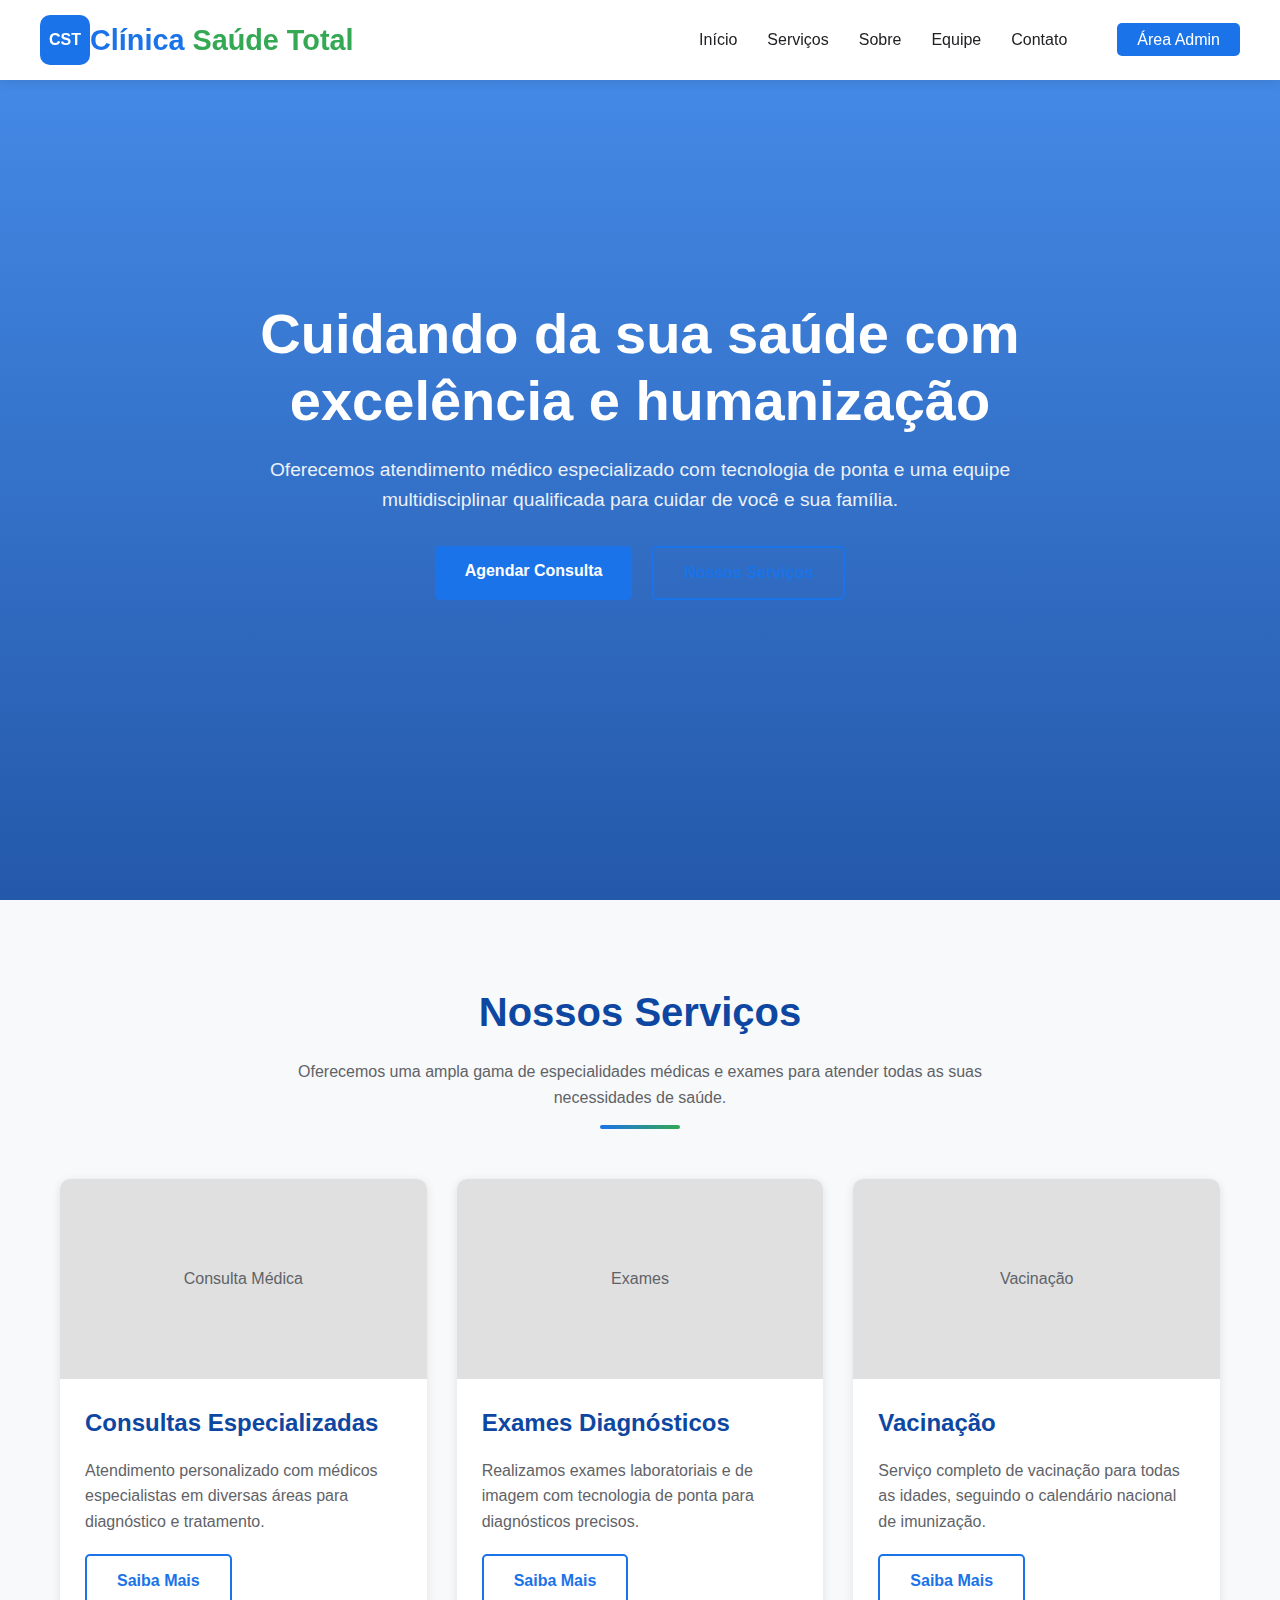
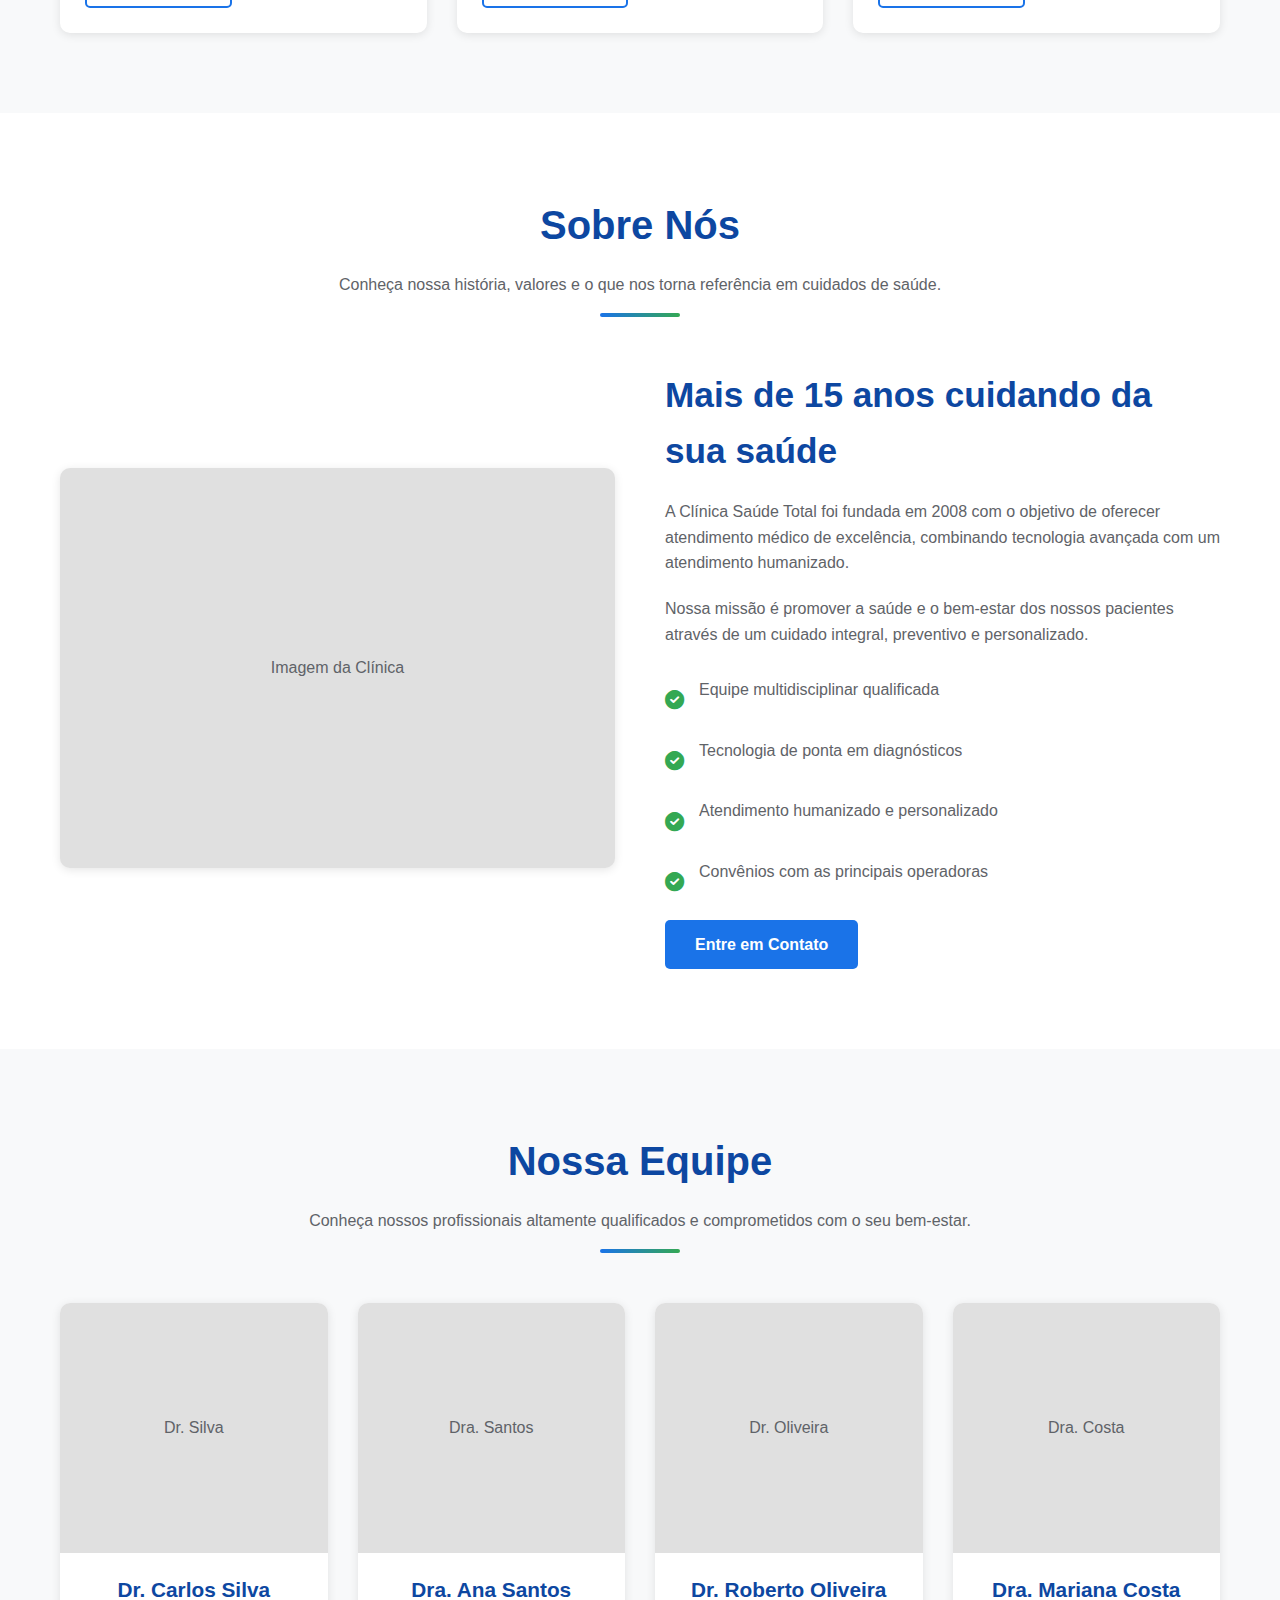
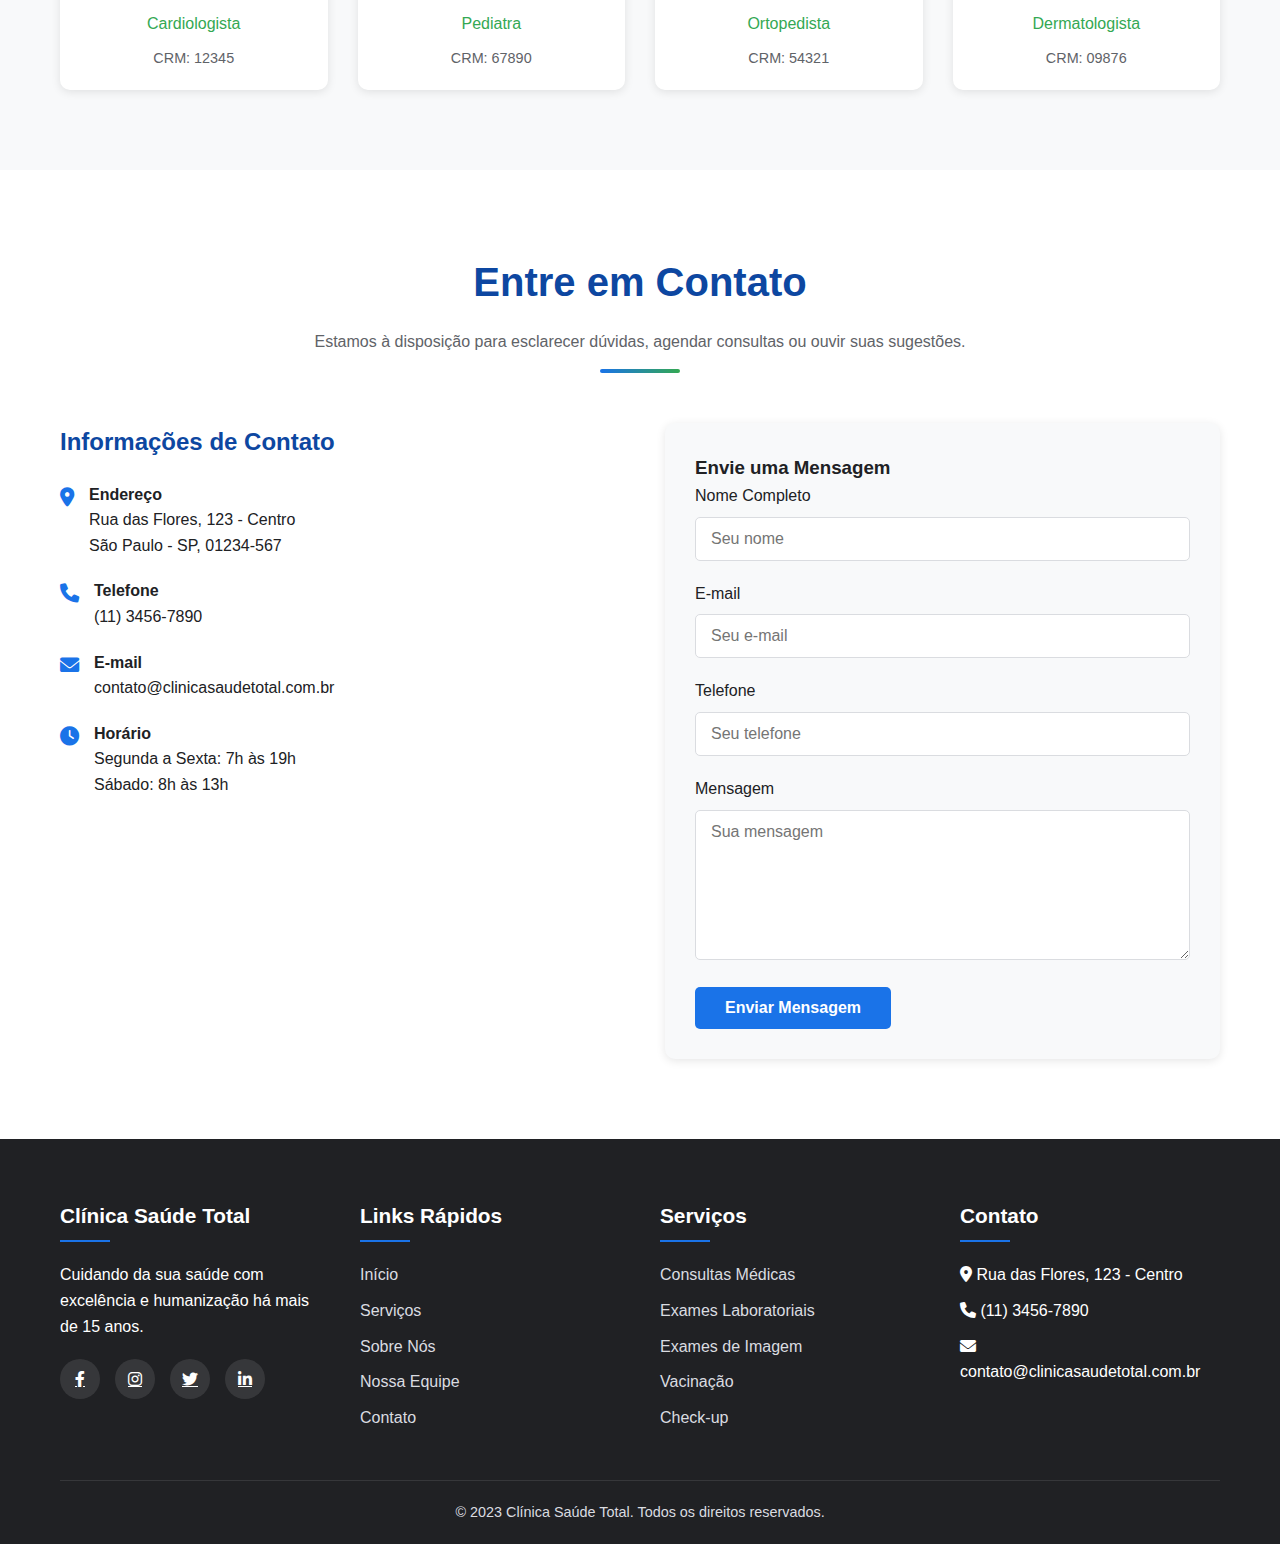
<file: landpage.html>
<!DOCTYPE html>
<html lang="pt-BR">
<head>
    <meta charset="UTF-8">
    <meta name="viewport" content="width=device-width, initial-scale=1.0">
    <title>Clínica Saúde Total</title>
    <link rel="stylesheet" href="https://cdnjs.cloudflare.com/ajax/libs/font-awesome/6.0.0-beta3/css/all.min.css">
    <link rel="stylesheet" href="style.css">
    <script src="script.js"></script>
</head>

<body>
    <header>
        <div class="container header-container">
            <div class="logo">
                <div style="width: 50px; height: 50px; background: var(--primary); border-radius: 10px; display: flex; align-items: center; justify-content: center; color: white; font-weight: bold;">CST</div>
                <h1>Clínica <span>Saúde Total</span></h1>
            </div>
            <div class="mobile-menu"><i class="fas fa-bars"></i></div>
            <nav>
                <ul>
                    <li><a href="#home">Início</a></li>
                    <li><a href="#services">Serviços</a></li>
                    <li><a href="#about">Sobre</a></li>
                    <li><a href="#team">Equipe</a></li>
                    <li><a href="#contact">Contato</a></li>
                    <li><a href="login.html" class="login-btn">Área Admin</a></li>
                </ul>
            </nav>
        </div>
    </header>

    <section class="hero" id="home">
        <div class="container hero-content">
            <h2>Cuidando da sua saúde com excelência e humanização</h2>
            <p>Oferecemos atendimento médico especializado com tecnologia de ponta e uma equipe multidisciplinar qualificada para cuidar de você e sua família.</p>
            <div class="hero-btns">
                <a href="#contact" class="btn">Agendar Consulta</a>
                <a href="#services" class="btn btn-secondary">Nossos Serviços</a>
            </div>
        </div>
    </section>

    <section id="services">
        <div class="container">
            <div class="section-title">
                <h2>Nossos Serviços</h2>
                <p>Oferecemos uma ampla gama de especialidades médicas e exames para atender todas as suas necessidades de saúde.</p>
            </div>
            <div class="services-grid">
                <div class="service-card">
                    <div class="service-img">Consulta Médica</div>
                    <div class="service-content">
                        <h3>Consultas Especializadas</h3>
                        <p>Atendimento personalizado com médicos especialistas em diversas áreas para diagnóstico e tratamento.</p>
                        <a href="#" class="btn btn-secondary">Saiba Mais</a>
                    </div>
                </div>
                <div class="service-card">
                    <div class="service-img">Exames</div>
                    <div class="service-content">
                        <h3>Exames Diagnósticos</h3>
                        <p>Realizamos exames laboratoriais e de imagem com tecnologia de ponta para diagnósticos precisos.</p>
                        <a href="#" class="btn btn-secondary">Saiba Mais</a>
                    </div>
                </div>
                <div class="service-card">
                    <div class="service-img">Vacinação</div>
                    <div class="service-content">
                        <h3>Vacinação</h3>
                        <p>Serviço completo de vacinação para todas as idades, seguindo o calendário nacional de imunização.</p>
                        <a href="#" class="btn btn-secondary">Saiba Mais</a>
                    </div>
                </div>
            </div>
        </div>
    </section>

    <section class="about" id="about">
        <div class="container">
            <div class="section-title">
                <h2>Sobre Nós</h2>
                <p>Conheça nossa história, valores e o que nos torna referência em cuidados de saúde.</p>
            </div>
            <div class="about-content">
                <div class="about-img">Imagem da Clínica</div>
                <div class="about-text">
                    <h2>Mais de 15 anos cuidando da sua saúde</h2>
                    <p>A Clínica Saúde Total foi fundada em 2008 com o objetivo de oferecer atendimento médico de excelência, combinando tecnologia avançada com um atendimento humanizado.</p>
                    <p>Nossa missão é promover a saúde e o bem-estar dos nossos pacientes através de um cuidado integral, preventivo e personalizado.</p>
                    <div class="features">
                        <div class="feature"><i class="fas fa-check-circle"></i><p>Equipe multidisciplinar qualificada</p></div>
                        <div class="feature"><i class="fas fa-check-circle"></i><p>Tecnologia de ponta em diagnósticos</p></div>
                        <div class="feature"><i class="fas fa-check-circle"></i><p>Atendimento humanizado e personalizado</p></div>
                        <div class="feature"><i class="fas fa-check-circle"></i><p>Convênios com as principais operadoras</p></div>
                    </div>
                    <a href="#contact" class="btn">Entre em Contato</a>
                </div>
            </div>
        </div>
    </section>

    <section id="team">
        <div class="container">
            <div class="section-title">
                <h2>Nossa Equipe</h2>
                <p>Conheça nossos profissionais altamente qualificados e comprometidos com o seu bem-estar.</p>
            </div>
            <div class="team-grid">
                <div class="team-member">
                    <div class="member-img">Dr. Silva</div>
                    <div class="member-info">
                        <h3>Dr. Carlos Silva</h3>
                        <p>Cardiologista</p>
                        <div class="specialty">CRM: 12345</div>
                    </div>
                </div>
                <div class="team-member">
                    <div class="member-img">Dra. Santos</div>
                    <div class="member-info">
                        <h3>Dra. Ana Santos</h3>
                        <p>Pediatra</p>
                        <div class="specialty">CRM: 67890</div>
                    </div>
                </div>
                <div class="team-member">
                    <div class="member-img">Dr. Oliveira</div>
                    <div class="member-info">
                        <h3>Dr. Roberto Oliveira</h3>
                        <p>Ortopedista</p>
                        <div class="specialty">CRM: 54321</div>
                    </div>
                </div>
                <div class="team-member">
                    <div class="member-img">Dra. Costa</div>
                    <div class="member-info">
                        <h3>Dra. Mariana Costa</h3>
                        <p>Dermatologista</p>
                        <div class="specialty">CRM: 09876</div>
                    </div>
                </div>
            </div>
        </div>
    </section>

    <section class="contact" id="contact">
        <div class="container">
            <div class="section-title">
                <h2>Entre em Contato</h2>
                <p>Estamos à disposição para esclarecer dúvidas, agendar consultas ou ouvir suas sugestões.</p>
            </div>
            <div class="contact-container">
                <div class="contact-info">
                    <h3>Informações de Contato</h3>
                    <div class="contact-item">
                        <i class="fas fa-map-marker-alt"></i>
                        <div><h4>Endereço</h4><p>Rua das Flores, 123 - Centro<br>São Paulo - SP, 01234-567</p></div>
                    </div>
                    <div class="contact-item">
                        <i class="fas fa-phone"></i>
                        <div><h4>Telefone</h4><p>(11) 3456-7890</p></div>
                    </div>
                    <div class="contact-item">
                        <i class="fas fa-envelope"></i>
                        <div><h4>E-mail</h4><p>contato@clinicasaudetotal.com.br</p></div>
                    </div>
                    <div class="contact-item">
                        <i class="fas fa-clock"></i>
                        <div><h4>Horário</h4><p>Segunda a Sexta: 7h às 19h<br>Sábado: 8h às 13h</p></div>
                    </div>
                </div>
                <div class="contact-form">
                    <h3>Envie uma Mensagem</h3>
                    <form>
                        <div class="form-group"><label for="name">Nome Completo</label><input type="text" id="name" class="form-control" placeholder="Seu nome"></div>
                        <div class="form-group"><label for="email">E-mail</label><input type="email" id="email" class="form-control" placeholder="Seu e-mail"></div>
                        <div class="form-group"><label for="phone">Telefone</label><input type="tel" id="phone" class="form-control" placeholder="Seu telefone"></div>
                        <div class="form-group"><label for="message">Mensagem</label><textarea id="message" class="form-control" placeholder="Sua mensagem"></textarea></div>
                        <button type="submit" class="btn">Enviar Mensagem</button>
                    </form>
                </div>
            </div>
        </div>
    </section>

    <footer>
        <div class="container">
            <div class="footer-content">
                <div class="footer-col">
                    <h3>Clínica Saúde Total</h3>
                    <p>Cuidando da sua saúde com excelência e humanização há mais de 15 anos.</p>
                    <div class="social-links">
                        <a href="#"><i class="fab fa-facebook-f"></i></a><a href="#"><i class="fab fa-instagram"></i></a>
                        <a href="#"><i class="fab fa-twitter"></i></a><a href="#"><i class="fab fa-linkedin-in"></i></a>
                    </div>
                </div>
                <div class="footer-col">
                    <h3>Links Rápidos</h3>
                    <ul>
                        <li><a href="#home">Início</a></li><li><a href="#services">Serviços</a></li>
                        <li><a href="#about">Sobre Nós</a></li><li><a href="#team">Nossa Equipe</a></li>
                        <li><a href="#contact">Contato</a></li>
                    </ul>
                </div>
                <div class="footer-col">
                    <h3>Serviços</h3>
                    <ul>
                        <li><a href="#">Consultas Médicas</a></li><li><a href="#">Exames Laboratoriais</a></li>
                        <li><a href="#">Exames de Imagem</a></li><li><a href="#">Vacinação</a></li>
                        <li><a href="#">Check-up</a></li>
                    </ul>
                </div>
                <div class="footer-col">
                    <h3>Contato</h3>
                    <ul>
                        <li><i class="fas fa-map-marker-alt"></i> Rua das Flores, 123 - Centro</li>
                        <li><i class="fas fa-phone"></i> (11) 3456-7890</li>
                        <li><i class="fas fa-envelope"></i> contato@clinicasaudetotal.com.br</li>
                    </ul>
                </div>
            </div>
            <div class="copyright"><p>&copy; 2023 Clínica Saúde Total. Todos os direitos reservados.</p></div>
        </div>
    </footer>

    <script>
        document.querySelector('.mobile-menu').addEventListener('click', function() {
            document.querySelector('nav').classList.toggle('active');
        });
    </script>
</body>
</html>
</file>
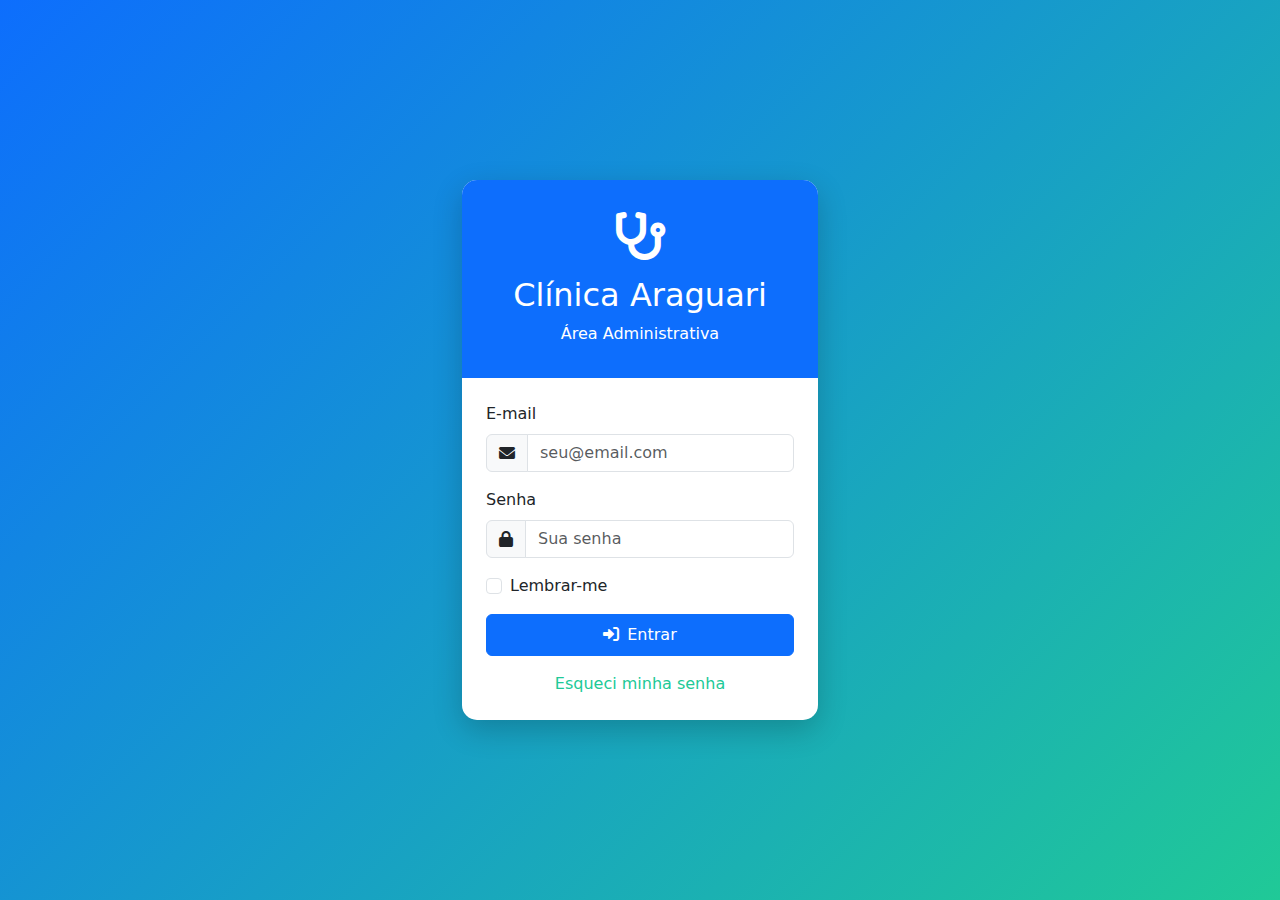
<file: login.html>
<!DOCTYPE html>
<html lang="pt-br">
<head>
    <meta charset="UTF-8">
    <meta name="viewport" content="width=device-width, initial-scale=1.0">
    <title>Login - Clínica Araguari</title>
    <link href="https://cdn.jsdelivr.net/npm/bootstrap@5.3.0/dist/css/bootstrap.min.css" rel="stylesheet">
    <link href="https://cdnjs.cloudflare.com/ajax/libs/font-awesome/6.0.0/css/all.min.css" rel="stylesheet">
    <style>
        :root {
            --primary-blue: #0d6efd;
            --teal: #20c997;
        }
        
        .bg-primary { background-color: var(--primary-blue) !important; }
        .btn-primary { 
            background-color: var(--primary-blue); 
            border-color: var(--primary-blue); 
        }
        .btn-success { 
            background-color: var(--teal); 
            border-color: var(--teal); 
        }
        .text-teal { color: var(--teal); }
        
        .login-container {
            min-height: 100vh;
            background: linear-gradient(135deg, var(--primary-blue) 0%, var(--teal) 100%);
            display: flex;
            align-items: center;
            justify-content: center;
        }
        
        .login-card {
            border: none;
            border-radius: 15px;
            box-shadow: 0 10px 30px rgba(0,0,0,0.2);
            background: white;
        }
        
        .login-header {
            background: var(--primary-blue);
            color: white;
            border-radius: 15px 15px 0 0;
            padding: 2rem;
            text-align: center;
        }
        
        .form-control:focus {
            border-color: var(--teal);
            box-shadow: 0 0 0 0.2rem rgba(32, 201, 151, 0.25);
        }
    </style>
</head>
<body>
    <div class="login-container">
        <div class="container">
            <div class="row justify-content-center">
                <div class="col-md-6 col-lg-4">
                    <div class="login-card">
                        <div class="login-header">
                            <i class="fas fa-stethoscope fa-3x mb-3"></i>
                            <h2>Clínica Araguari</h2>
                            <p class="mb-0">Área Administrativa</p>
                        </div>
                        
                        <div class="card-body p-4">
                            <form id="loginForm">
                                <div class="mb-3">
                                    <label for="email" class="form-label">E-mail</label>
                                    <div class="input-group">
                                        <span class="input-group-text">
                                            <i class="fas fa-envelope"></i>
                                        </span>
                                        <input type="email" class="form-control" id="email" placeholder="seu@email.com" required>
                                    </div>
                                </div>
                                
                                <div class="mb-3">
                                    <label for="password" class="form-label">Senha</label>
                                    <div class="input-group">
                                        <span class="input-group-text">
                                            <i class="fas fa-lock"></i>
                                        </span>
                                        <input type="password" class="form-control" id="password" placeholder="Sua senha" required>
                                    </div>
                                </div>
                                
                                <div class="mb-3 form-check">
                                    <input type="checkbox" class="form-check-input" id="remember">
                                    <label class="form-check-label" for="remember">Lembrar-me</label>
                                </div>
                                
                                <button type="submit" class="btn btn-primary w-100 py-2">
                                    <i class="fas fa-sign-in-alt me-2"></i>Entrar
                                </button>
                                
                                <div class="text-center mt-3">
                                    <a href="#" class="text-decoration-none text-teal">Esqueci minha senha</a>
                                </div>
                            </form>
                        </div>
                    </div>
                </div>
            </div>
        </div>
    </div>

    <script src="https://cdn.jsdelivr.net/npm/bootstrap@5.3.0/dist/js/bootstrap.bundle.min.js"></script>
    <script>
        document.getElementById('loginForm').addEventListener('submit', function(e) {
            e.preventDefault();
            
            const button = this.querySelector('button');
            const originalText = button.innerHTML;
            button.innerHTML = '<i class="fas fa-spinner fa-spin me-2"></i>Entrando...';
            button.disabled = true;
            
            setTimeout(function() {
                window.location.href = 'admin.html';
            }, 1500);
        });
    </script>
</body>
</html>
</file>
<file: style.css>
* { margin: 0; padding: 0; box-sizing: border-box; font-family: 'Segoe UI', Tahoma, Geneva, Verdana, sans-serif; }
:root {
--primary: #1a73e8; --primary-dark: #0d47a1; --secondary: #34a853; --accent: #fbbc05;
--light: #f8f9fa; --dark: #202124; --gray: #5f6368; --light-gray: #dadce0; --white: #ffffff;
--shadow: 0 2px 10px rgba(0, 0, 0, 0.1); --transition: all 0.3s ease;
}
html { scroll-behavior: smooth; }
body { background-color: var(--light); color: var(--dark); line-height: 1.6; }
.container { width: 100%; max-width: 1200px; margin: 0 auto; padding: 0 20px; }
section { padding: 80px 0; }
.section-title { text-align: center; margin-bottom: 50px; }
.section-title h2 { font-size: 2.5rem; color: var(--primary-dark); margin-bottom: 15px; }
.section-title p { color: var(--gray); max-width: 700px; margin: 0 auto; }
.section-title::after { content: ''; display: block; width: 80px; height: 4px; background: linear-gradient(to right, var(--primary), var(--secondary)); margin: 15px auto; border-radius: 2px; }
.btn { display: inline-block; padding: 12px 30px; background-color: var(--primary); color: var(--white); border: none; border-radius: 5px; font-size: 1rem; font-weight: 600; cursor: pointer; transition: var(--transition); text-decoration: none; text-align: center; }
.btn:hover { background-color: var(--primary-dark); transform: translateY(-2px); box-shadow: var(--shadow); }
.btn-secondary { background-color: transparent; border: 2px solid var(--primary); color: var(--primary); }
.btn-secondary:hover { background-color: var(--primary); color: var(--white); }
        
header { background-color: var(--white); box-shadow: var(--shadow); position: fixed; width: 100%; top: 0; z-index: 1000; }
.header-container { display: flex; justify-content: space-between; align-items: center; padding: 15px 0; }
.logo { display: flex; align-items: center; }
.logo h1 { font-size: 1.8rem; color: var(--primary); }
.logo span { color: var(--secondary); }
nav ul { display: flex; list-style: none; }
nav ul li { margin-left: 30px; }
nav ul li a { text-decoration: none; color: var(--dark); font-weight: 500; transition: var(--transition); position: relative; }
nav ul li a:hover { color: var(--primary); }
nav ul li a::after { content: ''; position: absolute; bottom: -5px; left: 0; width: 0; height: 2px; background-color: var(--primary); transition: var(--transition); }
nav ul li a:hover::after { width: 100%; }
.login-btn { background-color: var(--primary); color: var(--white); padding: 8px 20px; border-radius: 5px; margin-left: 20px; }
.login-btn:hover { background-color: var(--primary-dark); }
.mobile-menu { display: none; font-size: 1.5rem; cursor: pointer; }
        
.hero { background: linear-gradient(rgba(26, 115, 232, 0.8), rgba(13, 71, 161, 0.9)), url('https://images.unsplash.com/photo-1559757148-5c350d0d3c56?ixlib=rb-1.2.1&auto=format&fit=crop&w=1350&q=80') no-repeat center center/cover; height: 100vh; display: flex; align-items: center; color: var(--white); text-align: center; padding-top: 80px; }
.hero-content { max-width: 800px; margin: 0 auto; }
.hero h2 { font-size: 3.5rem; margin-bottom: 20px; line-height: 1.2; }
.hero p { font-size: 1.2rem; margin-bottom: 30px; opacity: 0.9; }
.hero-btns { display: flex; justify-content: center; gap: 20px; }
        
.services-grid { display: grid; grid-template-columns: repeat(auto-fit, minmax(300px, 1fr)); gap: 30px; }
.service-card { background-color: var(--white); border-radius: 10px; overflow: hidden; box-shadow: var(--shadow); transition: var(--transition); }
.service-card:hover { transform: translateY(-10px); box-shadow: 0 15px 30px rgba(0, 0, 0, 0.1); }
.service-img { height: 200px; overflow: hidden; background: #e0e0e0; display: flex; align-items: center; justify-content: center; color: var(--gray); }
.service-content { padding: 25px; }
.service-content h3 { font-size: 1.5rem; margin-bottom: 15px; color: var(--primary-dark); }
.service-content p { color: var(--gray); margin-bottom: 20px; }
        
.about { background-color: var(--white); }
.about-content { display: flex; align-items: center; gap: 50px; }
.about-img { flex: 1; border-radius: 10px; overflow: hidden; box-shadow: var(--shadow); height: 400px; background: #e0e0e0; display: flex; align-items: center; justify-content: center; color: var(--gray); }
.about-text { flex: 1; }
.about-text h2 { font-size: 2.2rem; margin-bottom: 20px; color: var(--primary-dark); }
.about-text p { margin-bottom: 20px; color: var(--gray); }
.features { margin-top: 30px; }
.feature { display: flex; align-items: center; margin-bottom: 15px; }
.feature i { color: var(--secondary); margin-right: 15px; font-size: 1.2rem; }
        
        .team-grid { display: grid; grid-template-columns: repeat(auto-fit, minmax(250px, 1fr)); gap: 30px; }
        .team-member { background-color: var(--white); border-radius: 10px; overflow: hidden; box-shadow: var(--shadow); text-align: center; transition: var(--transition); }
        .team-member:hover { transform: translateY(-5px); }
        .member-img { height: 250px; background: #e0e0e0; display: flex; align-items: center; justify-content: center; color: var(--gray); }
        .member-info { padding: 20px; }
        .member-info h3 { font-size: 1.3rem; margin-bottom: 5px; color: var(--primary-dark); }
        .member-info p { color: var(--secondary); font-weight: 500; margin-bottom: 10px; }
        .member-info .specialty { color: var(--gray); font-size: 0.9rem; }
        
        .contact { background-color: var(--white); }
        .contact-container { display: grid; grid-template-columns: repeat(auto-fit, minmax(300px, 1fr)); gap: 50px; }
        .contact-info h3 { font-size: 1.5rem; margin-bottom: 20px; color: var(--primary-dark); }
        .contact-item { display: flex; align-items: flex-start; margin-bottom: 20px; }
        .contact-item i { color: var(--primary); margin-right: 15px; font-size: 1.2rem; margin-top: 5px; }
        .contact-form { background-color: var(--light); padding: 30px; border-radius: 10px; box-shadow: var(--shadow); }
        .form-group { margin-bottom: 20px; }
        .form-group label { display: block; margin-bottom: 8px; font-weight: 500; color: var(--dark); }
        .form-control { width: 100%; padding: 12px 15px; border: 1px solid var(--light-gray); border-radius: 5px; font-size: 1rem; transition: var(--transition); }
        .form-control:focus { outline: none; border-color: var(--primary); box-shadow: 0 0 0 2px rgba(26, 115, 232, 0.2); }
        textarea.form-control { min-height: 150px; resize: vertical; }
        
        footer { background-color: var(--dark); color: var(--white); padding: 60px 0 20px; }
        .footer-content { display: grid; grid-template-columns: repeat(auto-fit, minmax(200px, 1fr)); gap: 40px; margin-bottom: 40px; }
        .footer-col h3 { font-size: 1.3rem; margin-bottom: 20px; position: relative; padding-bottom: 10px; }
        .footer-col h3::after { content: ''; position: absolute; bottom: 0; left: 0; width: 50px; height: 2px; background-color: var(--primary); }
        .footer-col ul { list-style: none; }
        .footer-col ul li { margin-bottom: 10px; }
        .footer-col ul li a { color: var(--light-gray); text-decoration: none; transition: var(--transition); }
        .footer-col ul li a:hover { color: var(--primary); padding-left: 5px; }
        .social-links { display: flex; gap: 15px; margin-top: 20px; }
        .social-links a { display: flex; align-items: center; justify-content: center; width: 40px; height: 40px; background-color: rgba(255, 255, 255, 0.1); border-radius: 50%; color: var(--white); transition: var(--transition); }
        .social-links a:hover { background-color: var(--primary); transform: translateY(-3px); }
        .copyright { text-align: center; padding-top: 20px; border-top: 1px solid rgba(255, 255, 255, 0.1); color: var(--light-gray); font-size: 0.9rem; }
        
        .admin-container { display: none; flex; min-height: 100vh; padding-top: 70px; }
        .admin-sidebar { width: 250px; background-color: var(--primary-dark); color: var(--white); position: fixed; height: calc(100vh - 70px); overflow-y: auto; transition: var(--transition); }
        .admin-logo { padding: 20px; text-align: center; border-bottom: 1px solid rgba(255, 255, 255, 0.1); }
        .admin-logo h2 { font-size: 1.5rem; }
        .admin-menu { padding: 20px 0; }
        .admin-menu ul { list-style: none; }
        .admin-menu ul li { margin-bottom: 5px; }
        .admin-menu ul li a { display: flex; align-items: center; padding: 12px 20px; color: var(--white); text-decoration: none; transition: var(--transition); }
        .admin-menu ul li a i { margin-right: 10px; font-size: 1.2rem; }
        .admin-menu ul li a:hover, .admin-menu ul li a.active { background-color: rgba(255, 255, 255, 0.1); border-left: 4px solid var(--accent); }
        .admin-content { flex: 1; margin-left: 250px; padding: 30px; background-color: var(--light); }
        .admin-header { display: flex; justify-content: space-between; align-items: center; margin-bottom: 30px; padding-bottom: 15px; border-bottom: 1px solid var(--light-gray); }
        .admin-header h1 { font-size: 1.8rem; color: var(--primary-dark); }
        .admin-user { display: flex; align-items: center; }
        .admin-user img { width: 40px; height: 40px; border-radius: 50%; margin-right: 10px; }
        .stats-grid { display: grid; grid-template-columns: repeat(auto-fit, minmax(200px, 1fr)); gap: 20px; margin-bottom: 30px; }
        .stat-card { background-color: var(--white); padding: 20px; border-radius: 10px; box-shadow: var(--shadow); display: flex; align-items: center; }
        .stat-icon { width: 60px; height: 60px; border-radius: 10px; display: flex; align-items: center; justify-content: center; margin-right: 15px; font-size: 1.5rem; color: var(--white); }
        .stat-info h3 { font-size: 1.8rem; margin-bottom: 5px; }
        .stat-info p { color: var(--gray); font-size: 0.9rem; }
        .data-table { background-color: var(--white); border-radius: 10px; overflow: hidden; box-shadow: var(--shadow); }
        .table-header { padding: 20px; border-bottom: 1px solid var(--light-gray); display: flex; justify-content: space-between; align-items: center; }
        .table-header h2 { font-size: 1.3rem; color: var(--primary-dark); }
        table { width: 100%; border-collapse: collapse; }
        th, td { padding: 15px 20px; text-align: left; border-bottom: 1px solid var(--light-gray); }
        th { background-color: rgba(26, 115, 232, 0.05); font-weight: 600; color: var(--primary-dark); }
        tr:hover { background-color: rgba(26, 115, 232, 0.02); }
        .status { display: inline-block; padding: 5px 10px; border-radius: 20px; font-size: 0.8rem; font-weight: 500; }
        .status.confirmado { background-color: rgba(52, 168, 83, 0.1); color: var(--secondary); }
        .status.pendente { background-color: rgba(251, 188, 5, 0.1); color: var(--accent); }
        .status.cancelado { background-color: rgba(234, 67, 53, 0.1); color: #ea4335; }
        
        .login-container { display: none; flex; min-height: 100vh; padding-top: 70px; }
        .login-side { flex: 1; background: linear-gradient(rgba(26, 115, 232, 0.8), rgba(13, 71, 161, 0.9)), url('https://images.unsplash.com/photo-1551601651-2a8555f1a136?ixlib=rb-1.2.1&auto=format&fit=crop&w=1350&q=80') no-repeat center center/cover; display: flex; align-items: center; justify-content: center; color: var(--white); padding: 40px; }
        .login-side-content { max-width: 500px; }
        .login-side h2 { font-size: 2.5rem; margin-bottom: 20px; }
        .login-form-container { flex: 1; display: flex; align-items: center; justify-content: center; padding: 40px; }
        .login-form { width: 100%; max-width: 400px; }
        .login-logo { text-align: center; margin-bottom: 30px; }
        .login-logo h1 { font-size: 2rem; color: var(--primary); }
        .login-logo span { color: var(--secondary); }
        .form-options { display: flex; justify-content: space-between; align-items: center; margin-bottom: 20px; }
        .remember-me { display: flex; align-items: center; }
        .remember-me input { margin-right: 8px; }
        .forgot-password { color: var(--primary); text-decoration: none; font-size: 0.9rem; }
        .forgot-password:hover { text-decoration: underline; }
        
        @media (max-width: 992px) {
            .about-content { flex-direction: column; }
            .admin-sidebar { width: 70px; }
            .admin-sidebar .menu-text { display: none; }
            .admin-content { margin-left: 70px; }
            .admin-menu ul li a { justify-content: center; padding: 15px; }
            .admin-menu ul li a i { margin-right: 0; font-size: 1.5rem; }
        }
        @media (max-width: 768px) {
            .header-container { flex-wrap: wrap; }
            nav { width: 100%; order: 3; margin-top: 15px; display: none; }
            nav.active { display: block; }
            nav ul { flex-direction: column; }
            nav ul li { margin: 10px 0; }
            .mobile-menu { display: block; }
            .hero h2 { font-size: 2.5rem; }
            .hero-btns { flex-direction: column; gap: 10px; }
            .login-container { flex-direction: column; }
            .login-side { min-height: 300px; }
        }
        @media (max-width: 576px) {
            .section-title h2 { font-size: 2rem; }
            .hero h2 { font-size: 2rem; }
            .admin-sidebar { width: 100%; height: auto; position: relative; }
            .admin-container { flex-direction: column; padding-top: 0; }
            .admin-content { margin-left: 0; }
            .admin-menu ul { display: flex; overflow-x: auto; }
            .admin-menu ul li { flex-shrink: 0; }
            .admin-menu ul li a { padding: 10px 15px; }
        }

        :root {
            --primary-blue: #0d6efd;
            --teal: #20c997;
        }
        
        .bg-primary { background-color: var(--primary-blue) !important; }
        .btn-primary { 
            background-color: var(--primary-blue); 
            border-color: var(--primary-blue); 
        }
        .btn-success { 
            background-color: var(--teal); 
            border-color: var(--teal); 
        }
        .text-teal { color: var(--teal); }
        
        .login-container {
            min-height: 100vh;
            background: linear-gradient(135deg, var(--primary-blue) 0%, var(--teal) 100%);
            display: flex;
            align-items: center;
            justify-content: center;
        }
        
        .login-card {
            border: none;
            border-radius: 15px;
            box-shadow: 0 10px 30px rgba(0,0,0,0.2);
            background: white;
        }
        
        .login-header {
            background: var(--primary-blue);
            color: white;
            border-radius: 15px 15px 0 0;
            padding: 2rem;
            text-align: center;
        }
        
        .form-control:focus {
            border-color: var(--teal);
            box-shadow: 0 0 0 0.2rem rgba(32, 201, 151, 0.25);
        }
</file>
